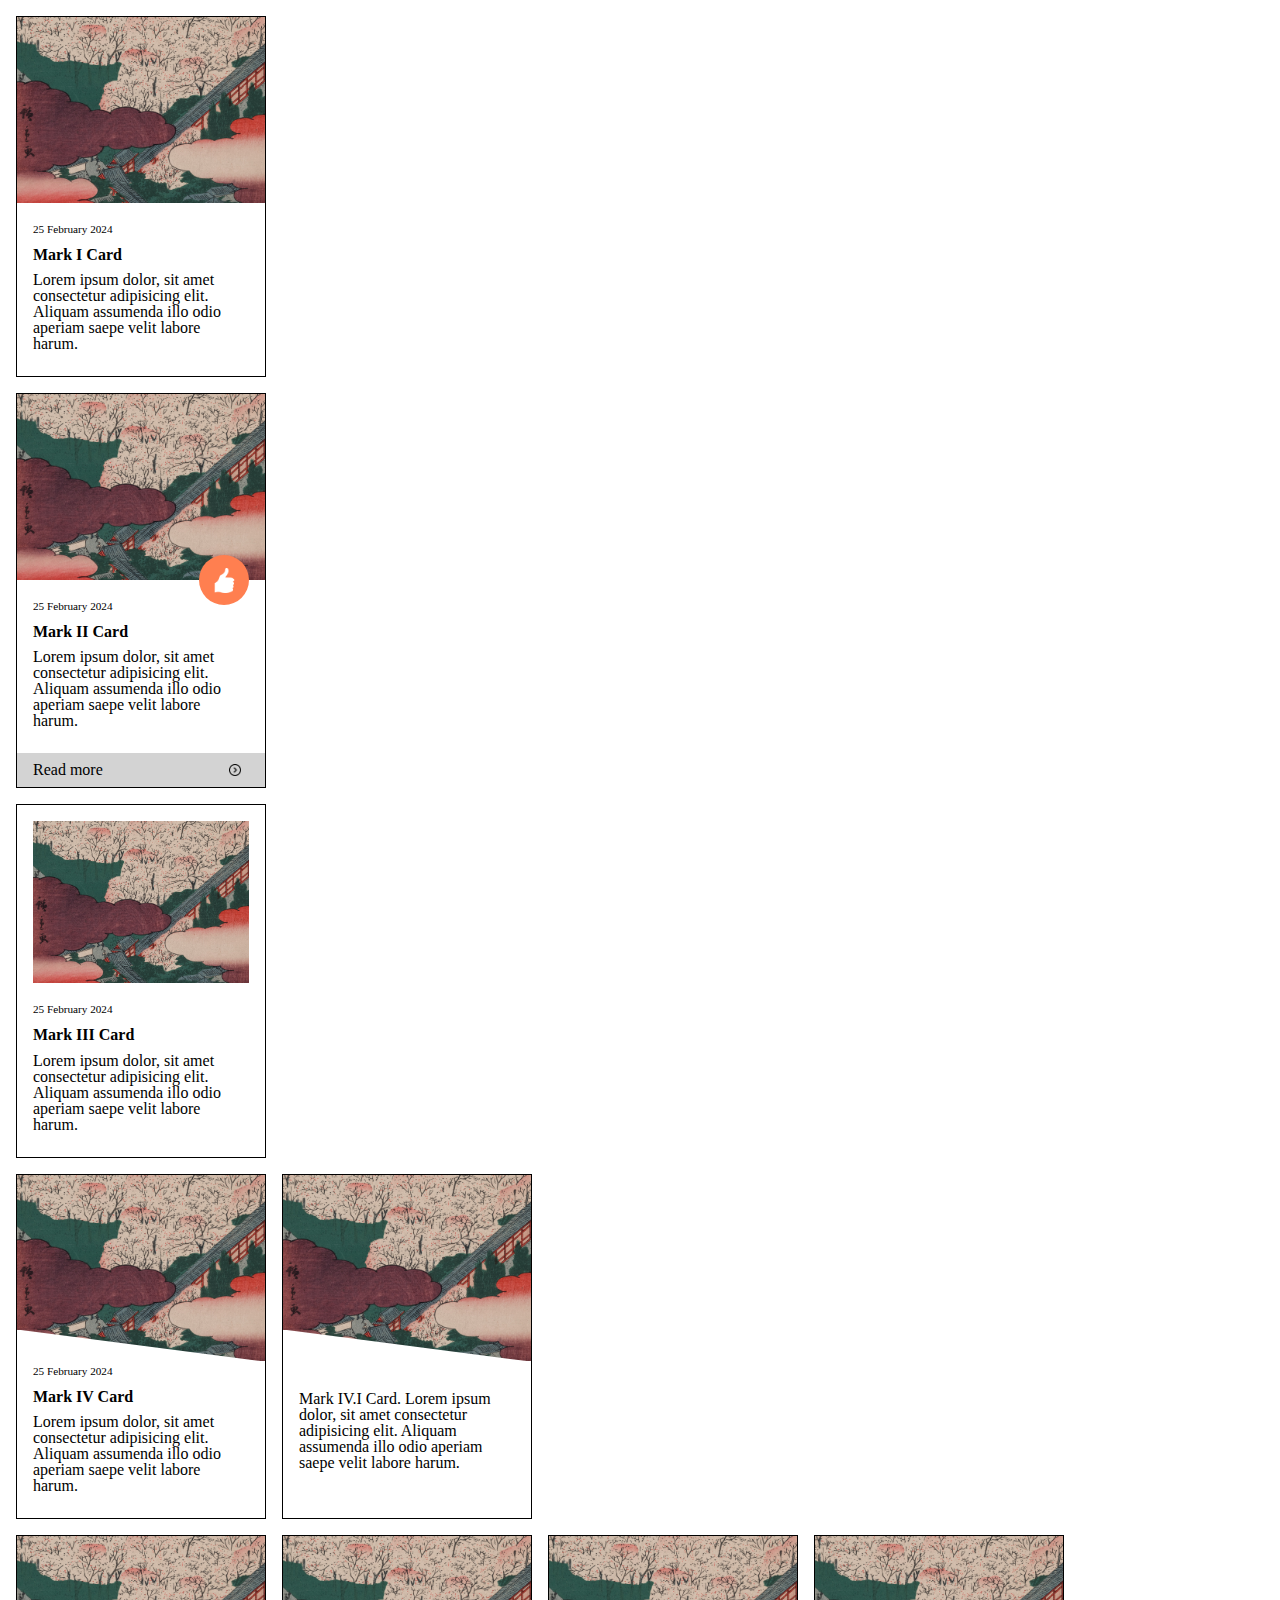
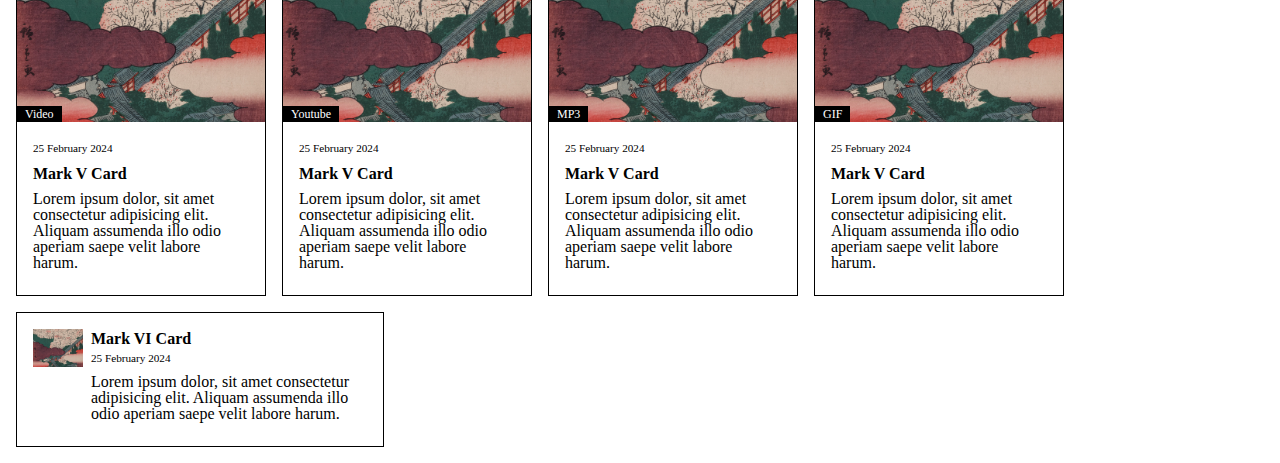
<file: card/index.html>
<!DOCTYPE html>
<html lang="en">

<head>
  <meta charset="UTF-8">
  <meta name="viewport" content="width=device-width, initial-scale=1.0">
  <title>Cards</title>
  <link rel="stylesheet" href="./styles.css">
</head>

<body>
  <section class="pre-l-margin">
    <article class="pre-c-card">
      <div class="pre-c-card__image-container">
        <img class="pre-c-card__image" src="./assets/placeholder.jpg" alt="placeholder image" />
      </div>
      <div class="pre-c-card__container">
        <header class="pre-c-card__header">
          <time class="pre-c-card__time" datetime="2017-10-31T11:21:00+02:00">25 February 2024</time>
          <h2 class="pre-c-card__h2">
            Mark I Card
          </h2>
        </header>
        <p class="pre-c-card__body">
          Lorem ipsum dolor, sit amet consectetur adipisicing elit. Aliquam assumenda illo odio aperiam saepe velit
          labore
          harum.
        </p>
      </div>
    </article>
  </section>
  <section class="pre-l-margin">
    <article class="pre-c-card">
      <div class="pre-c-card__image-container pre-c-card__image-cta">
        <img class="pre-c-card__image" src="./assets/placeholder.jpg" alt="placeholder image" />
      </div>
      <div class="pre-c-card__container">
        <header class="pre-c-card__header">
          <time class="pre-c-card__time" datetime="2017-10-31T11:21:00+02:00">25 February 2024</time>
          <h2 class="pre-c-card__h2">
            Mark II Card
          </h2>
        </header>
        <p class="pre-c-card__body">
          Lorem ipsum dolor, sit amet consectetur adipisicing elit. Aliquam assumenda illo odio aperiam saepe velit
          labore
          harum.
        </p>
      </div>
      <div class="pre-c-card__footer">
        <a class="pre-c-card__footer-cta" href="#">
          Read more
        </a>
      </div>
    </article>
  </section>
  <section class="pre-l-margin">
    <article class="pre-c-card">
      <div class="pre-c-card__image-container">
        <img class="pre-c-card__image pre-c-card__image-xs" src="./assets/placeholder.jpg" alt="placeholder image" />
      </div>
      <div class="pre-c-card__container">
        <header class="pre-c-card__header">
          <time class="pre-c-card__time" datetime="2017-10-31T11:21:00+02:00">25 February 2024</time>
          <h2 class="pre-c-card__h2">
            Mark III Card
          </h2>
        </header>
        <p class="pre-c-card__body">
          Lorem ipsum dolor, sit amet consectetur adipisicing elit. Aliquam assumenda illo odio aperiam saepe velit
          labore
          harum.
        </p>
      </div>
    </article>
  </section>
  <section class="pre-l-margin pre-l-flex pre-l-flex--row-wrap">
    <article class="pre-c-card pre-l-flex pre-l-flex--column">
      <div class="pre-c-card__image-container pre-c-card__image-slope">
        <img class="pre-c-card__image card__image--bottom-border" src="./assets/placeholder.jpg"
          alt="placeholder image" />
      </div>
      <div class="pre-c-card__container pre-l-flex pre-l-card__slope-container pre-l-flex--column">
        <header class="pre-c-card__header">
          <time class="pre-c-card__time" datetime="2017-10-31T11:21:00+02:00">25 February 2024</time>
          <h2 class="pre-c-card__h2">
            Mark IV Card
          </h2>
        </header>
        <p class="pre-c-card__body">
          Lorem ipsum dolor, sit amet consectetur adipisicing elit. Aliquam assumenda illo odio aperiam saepe velit
          labore
          harum.
        </p>
      </div>
    </article>
    <article class="pre-c-card pre-l-flex pre-l-flex--column">
      <div class="pre-c-card__image-container pre-c-card__image-slope ">
        <img class="pre-c-card__image card__image--bottom-border" src="./assets/placeholder.jpg"
          alt="placeholder image" />
      </div>
      <div class="pre-c-card__container pre-l-flex pre-l-card__slope-container pre-l-flex--align-center">
        <p class="pre-c-card__body">
          Mark IV.I Card. Lorem ipsum dolor, sit amet consectetur adipisicing elit. Aliquam assumenda illo odio aperiam
          saepe velit
          labore
          harum.
        </p>
      </div>
    </article>
  </section>
  <section class="pre-l-margin pre-l-flex pre-l-flex--row-wrap">
    <article class="pre-c-card">
      <div class="pre-c-card__image-container">
        <div class="pre-c-card__image-container">
          <img class="pre-c-card__image" src="./assets/placeholder.jpg" alt="placeholder image" />
        </div>
        <div class="pre-c-card__media">
          Video
        </div>
      </div>
      <div class="pre-c-card__container">
        <header class="pre-c-card__header">
          <time class="pre-c-card__time" datetime="2017-10-31T11:21:00+02:00">25 February 2024</time>
          <h2 class="pre-c-card__h2">
            Mark V Card
          </h2>
        </header>
        <p class="pre-c-card__body">
          Lorem ipsum dolor, sit amet consectetur adipisicing elit. Aliquam assumenda illo odio aperiam saepe velit
          labore
          harum.
        </p>
      </div>
    </article>
    <article class="pre-c-card">
      <div class="pre-c-card__image-container">
        <div class="pre-c-card__image-container">
          <img class="pre-c-card__image" src="./assets/placeholder.jpg" alt="placeholder image" />
        </div>
        <div class="pre-c-card__media">
          Youtube
        </div>
      </div>
      <div class="pre-c-card__container">
        <header class="pre-c-card__header">
          <time class="pre-c-card__time" datetime="2017-10-31T11:21:00+02:00">25 February 2024</time>
          <h2 class="pre-c-card__h2">
            Mark V Card
          </h2>
        </header>
        <p class="pre-c-card__body">
          Lorem ipsum dolor, sit amet consectetur adipisicing elit. Aliquam assumenda illo odio aperiam saepe velit
          labore
          harum.
        </p>
      </div>
    </article>
    <article class="pre-c-card">
      <div class="pre-c-card__image-container">
        <div class="pre-c-card__image-container">
          <img class="pre-c-card__image" src="./assets/placeholder.jpg" alt="placeholder image" />
        </div>
        <div class="pre-c-card__media">
          MP3
        </div>
      </div>
      <div class="pre-c-card__container">
        <header class="pre-c-card__header">
          <time class="pre-c-card__time" datetime="2017-10-31T11:21:00+02:00">25 February 2024</time>
          <h2 class="pre-c-card__h2">
            Mark V Card
          </h2>
        </header>
        <p class="pre-c-card__body">
          Lorem ipsum dolor, sit amet consectetur adipisicing elit. Aliquam assumenda illo odio aperiam saepe velit
          labore
          harum.
        </p>
      </div>
    </article>
    <article class="pre-c-card">
      <div class="pre-c-card__image-container">
        <div class="pre-c-card__image-container">
          <img class="pre-c-card__image" src="./assets/placeholder.jpg" alt="placeholder image" />
        </div>
        <div class="pre-c-card__media">
          GIF
        </div>
      </div>
      <div class="pre-c-card__container">
        <header class="pre-c-card__header">
          <time class="pre-c-card__time" datetime="2017-10-31T11:21:00+02:00">25 February 2024</time>
          <h2 class="pre-c-card__h2">
            Mark V Card
          </h2>
        </header>
        <p class="pre-c-card__body">
          Lorem ipsum dolor, sit amet consectetur adipisicing elit. Aliquam assumenda illo odio aperiam saepe velit
          labore
          harum.
        </p>
      </div>
    </article>
  </section>
  <section class="pre-l-margin">
    <article class="pre-c-card pre-l-grid pre-l-card--horizontal">
      <div class="pre-c-card__image-container">
        <img class="pre-c-card__image" src="./assets/placeholder.jpg" alt="placeholder image" />
      </div>
      <div class="pre-c-card__container pre-l-padding-none">
        <header class="pre-c-card__header">
          <h2 class="pre-c-card__h2 pre-l-margin-none">
            Mark VI Card
          </h2>
          <time class="pre-c-card__time" datetime="2017-10-31T11:21:00+02:00">25 February 2024</time>
        </header>
        <p class="pre-c-card__body">
          Lorem ipsum dolor, sit amet consectetur adipisicing elit. Aliquam assumenda illo odio aperiam saepe velit
          labore
          harum.
        </p>
      </div>
    </article>
  </section>
</body>

</html>
</file>
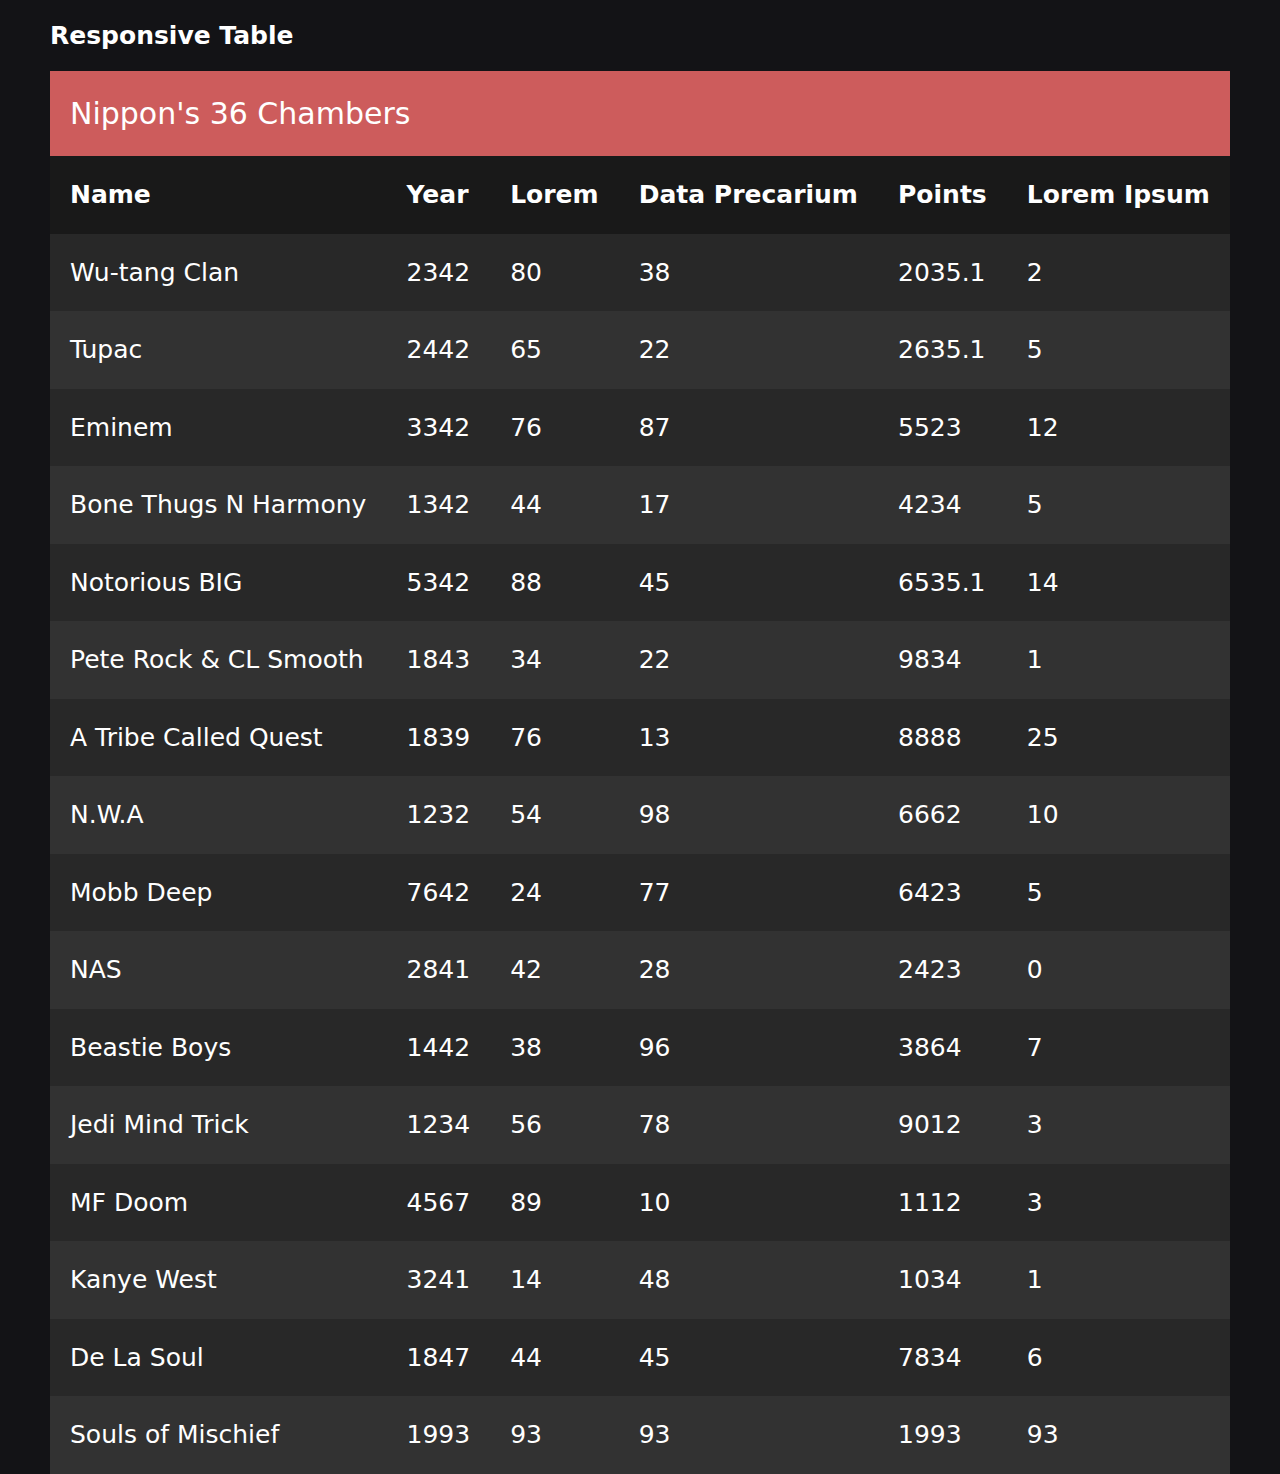
<file: table/table-vertical-responsive/index.html>
<!DOCTYPE html>
<html lang="en">

<head>
  <meta charset="UTF-8">
  <meta name="viewport" content="width=device-width, initial-scale=1.0">
  <title>Responsive Table</title>
  <link rel="stylesheet" href="./assets/styles.css">
</head>

<body>
  <div class="wrapper">
    <h1>Responsive Table</h1>
    <div class="table-container">
      <table tabindex="0"> <!-- tabindex make it "TAB-able" -->
        <caption>
          Nippon's 36 Chambers
        </caption>
        <tr>
          <th>Name</th>
          <th>Year</th>
          <th>Lorem</th>
          <th>Data Precarium</th>
          <th>Points</th>
          <th>Lorem Ipsum</th>
        </tr>
        <tr>
          <td data-cell="name">Wu-tang Clan</td>
          <td data-cell="year">2342</td>
          <td data-cell="lorem">80</td>
          <td data-cell="data precarium">38</td>
          <td data-cell="points">2035.1</td>
          <td data-cell="lorem ipsum">2</td>
        </tr>
        <tr>
          <td data-cell="name">Tupac</td>
          <td data-cell="year">2442</td>
          <td data-cell="lorem">65</td>
          <td data-cell="data precarium">22</td>
          <td data-cell="points">2635.1</td>
          <td data-cell="lorem ipsum">5</td>
        </tr>
        <tr>
          <td data-cell="name">Eminem</td>
          <td data-cell="year">3342</td>
          <td data-cell="lorem">76</td>
          <td data-cell="data precarium">87</td>
          <td data-cell="points">5523</td>
          <td data-cell="lorem ipsum">12</td>
        </tr>
        <tr>
          <td data-cell="name">Bone Thugs N Harmony</td>
          <td data-cell="year">1342</td>
          <td data-cell="lorem">44</td>
          <td data-cell="data precarium">17</td>
          <td data-cell="points">4234</td>
          <td data-cell="lorem ipsum">5</td>
        </tr>
        <tr>
          <td data-cell="name">Notorious BIG</td>
          <td data-cell="year">5342</td>
          <td data-cell="lorem">88</td>
          <td data-cell="data precarium">45</td>
          <td data-cell="points">6535.1</td>
          <td data-cell="lorem ipsum">14</td>
        </tr>
        <tr>
          <td data-cell="name">Pete Rock & CL Smooth</td>
          <td data-cell="year">1843</td>
          <td data-cell="lorem">34</td>
          <td data-cell="data precarium">22</td>
          <td data-cell="points">9834</td>
          <td data-cell="lorem ipsum">1</td>
        </tr>
        <tr>
          <td data-cell="name">A Tribe Called Quest</td>
          <td data-cell="year">1839</td>
          <td data-cell="lorem">76</td>
          <td data-cell="data precarium">13</td>
          <td data-cell="points">8888</td>
          <td data-cell="lorem ipsum">25</td>
        </tr>
        <tr>
          <td data-cell="name">N.W.A</td>
          <td data-cell="year">1232</td>
          <td data-cell="lorem">54</td>
          <td data-cell="data precarium">98</td>
          <td data-cell="points">6662</td>
          <td data-cell="lorem ipsum">10</td>
        </tr>
        <tr>
          <td data-cell="name">Mobb Deep</td>
          <td data-cell="year">7642</td>
          <td data-cell="lorem">24</td>
          <td data-cell="data precarium">77</td>
          <td data-cell="points">6423</td>
          <td data-cell="lorem ipsum">5</td>
        </tr>
        <tr>
          <td data-cell="name">NAS</td>
          <td data-cell="year">2841</td>
          <td data-cell="lorem">42</td>
          <td data-cell="data precarium">28</td>
          <td data-cell="points">2423</td>
          <td data-cell="lorem ipsum">0</td>
        </tr>
        <tr>
          <td data-cell="name">Beastie Boys</td>
          <td data-cell="year">1442</td>
          <td data-cell="lorem">38</td>
          <td data-cell="data precarium">96</td>
          <td data-cell="points">3864</td>
          <td data-cell="lorem ipsum">7</td>
        </tr>
        <tr>
          <td data-cell="name">Jedi Mind Trick</td>
          <td data-cell="year">1234</td>
          <td data-cell="lorem">56</td>
          <td data-cell="data precarium">78</td>
          <td data-cell="points">9012</td>
          <td data-cell="lorem ipsum">3</td>
        </tr>
        <tr>
          <td data-cell="name">MF Doom</td>
          <td data-cell="year">4567</td>
          <td data-cell="lorem">89</td>
          <td data-cell="data precarium">10</td>
          <td data-cell="points">1112</td>
          <td data-cell="lorem ipsum">3</td>
        </tr>
        <tr>
          <td data-cell="name">Kanye West</td>
          <td data-cell="year">3241</td>
          <td data-cell="lorem">14</td>
          <td data-cell="data precarium">48</td>
          <td data-cell="points">1034</td>
          <td data-cell="lorem ipsum">1</td>
        </tr>
        <tr>
          <td data-cell="name">De La Soul</td>
          <td data-cell="year">1847</td>
          <td data-cell="lorem">44</td>
          <td data-cell="data precarium">45</td>
          <td data-cell="points">7834</td>
          <td data-cell="lorem ipsum">6</td>
        </tr>
        <tr>
          <td data-cell="name">Souls of Mischief</td>
          <td data-cell="year">1993</td>
          <td data-cell="lorem">93</td>
          <td data-cell="data precarium">93</td>
          <td data-cell="points">1993</td>
          <td data-cell="lorem ipsum">93</td>
        </tr>
      </table>
    </div>
  </div>
  <script>
    function AddTableARIA() {
      try {
        var allTables = document.querySelectorAll("table");
        for (var i = 0; i < allTables.length; i++) {
          allTables[i].setAttribute("role", "table");
        }
        var allCaptions = document.querySelectorAll("caption");
        for (var i = 0; i < allCaptions.length; i++) {
          allCaptions[i].setAttribute("role", "caption");
        }
        var allRowGroups = document.querySelectorAll("thead, tbody, tfoot");
        for (var i = 0; i < allRowGroups.length; i++) {
          allRowGroups[i].setAttribute("role", "rowgroup");
        }
        var allRows = document.querySelectorAll("tr");
        for (var i = 0; i < allRows.length; i++) {
          allRows[i].setAttribute("role", "row");
        }
        var allCells = document.querySelectorAll("td");
        for (var i = 0; i < allCells.length; i++) {
          allCells[i].setAttribute("role", "cell");
        }
        var allHeaders = document.querySelectorAll("th");
        for (var i = 0; i < allHeaders.length; i++) {
          allHeaders[i].setAttribute("role", "columnheader");
        }
        // this accounts for scoped row headers
        var allRowHeaders = document.querySelectorAll("th[scope=row]");
        for (var i = 0; i < allRowHeaders.length; i++) {
          allRowHeaders[i].setAttribute("role", "rowheader");
        }
      } catch (e) {
        console.log("AddTableARIA(): " + e);
      }
    }

    AddTableARIA();

  </script>
</body>

</html>
</file>
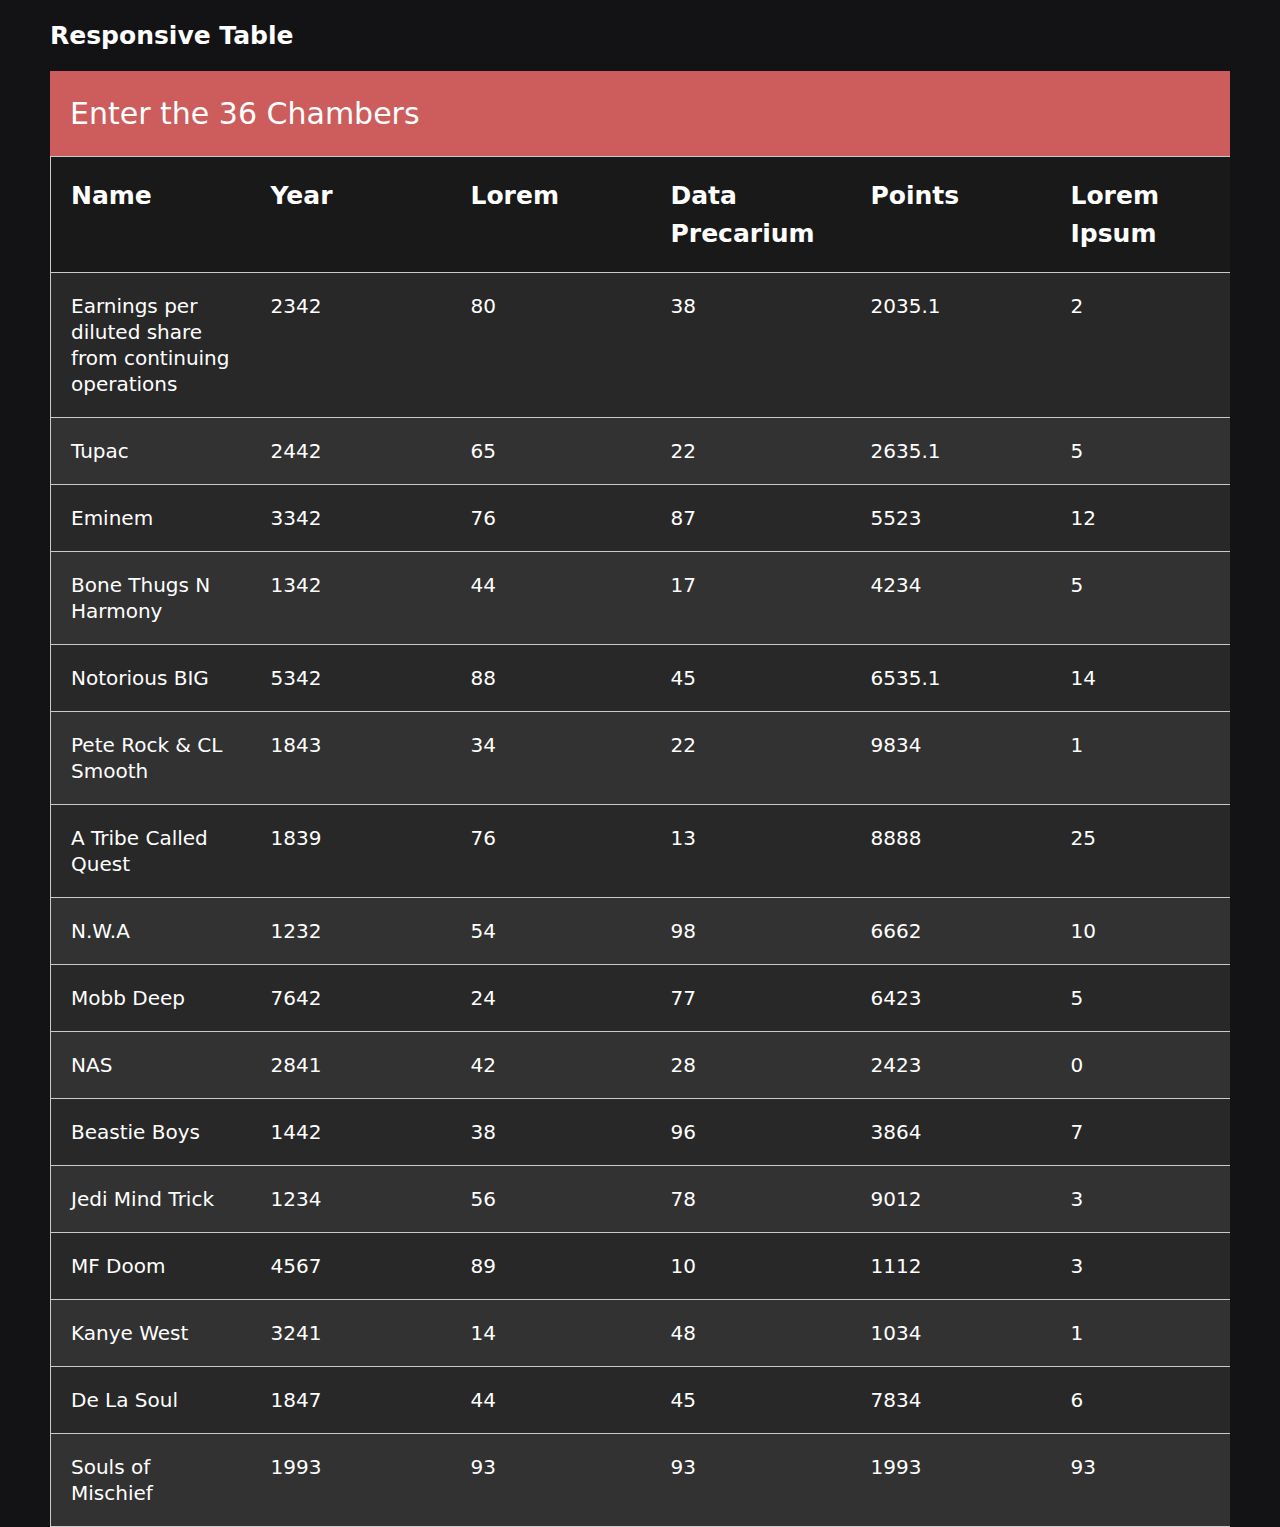
<file: table/table/index.html>
<!DOCTYPE html>
<html lang="en">

<head>
  <meta charset="UTF-8">
  <meta name="viewport" content="width=device-width, initial-scale=1.0">
  <title>Responsive Table</title>
  <link rel="stylesheet" href="./assets/styles.css">
</head>

<body>
  <div class="wrapper">
    <h1>Responsive Table</h1>
    <div class="table-container">
      <table tabindex="0"> <!-- tabindex make it "TAB-able" -->
        <caption>
          Enter the 36 Chambers
        </caption>
        <tr>
          <th>Name</th>
          <th>Year</th>
          <th>Lorem</th>
          <th>Data Precarium</th>
          <th>Points</th>
          <th>Lorem Ipsum</th>
        </tr>
        <tr>
          <td data-cell="name">Earnings per diluted share from continuing operations</td>
          <td data-cell="year">2342</td>
          <td data-cell="lorem">80</td>
          <td data-cell="data precarium">38</td>
          <td data-cell="points">2035.1</td>
          <td data-cell="lorem ipsum">2</td>
        </tr>
        <tr>
          <td data-cell="name">Tupac</td>
          <td data-cell="year">2442</td>
          <td data-cell="lorem">65</td>
          <td data-cell="data precarium">22</td>
          <td data-cell="points">2635.1</td>
          <td data-cell="lorem ipsum">5</td>
        </tr>
        <tr>
          <td data-cell="name">Eminem</td>
          <td data-cell="year">3342</td>
          <td data-cell="lorem">76</td>
          <td data-cell="data precarium">87</td>
          <td data-cell="points">5523</td>
          <td data-cell="lorem ipsum">12</td>
        </tr>
        <tr>
          <td data-cell="name">Bone Thugs N Harmony</td>
          <td data-cell="year">1342</td>
          <td data-cell="lorem">44</td>
          <td data-cell="data precarium">17</td>
          <td data-cell="points">4234</td>
          <td data-cell="lorem ipsum">5</td>
        </tr>
        <tr>
          <td data-cell="name">Notorious BIG</td>
          <td data-cell="year">5342</td>
          <td data-cell="lorem">88</td>
          <td data-cell="data precarium">45</td>
          <td data-cell="points">6535.1</td>
          <td data-cell="lorem ipsum">14</td>
        </tr>
        <tr>
          <td data-cell="name">Pete Rock & CL Smooth</td>
          <td data-cell="year">1843</td>
          <td data-cell="lorem">34</td>
          <td data-cell="data precarium">22</td>
          <td data-cell="points">9834</td>
          <td data-cell="lorem ipsum">1</td>
        </tr>
        <tr>
          <td data-cell="name">A Tribe Called Quest</td>
          <td data-cell="year">1839</td>
          <td data-cell="lorem">76</td>
          <td data-cell="data precarium">13</td>
          <td data-cell="points">8888</td>
          <td data-cell="lorem ipsum">25</td>
        </tr>
        <tr>
          <td data-cell="name">N.W.A</td>
          <td data-cell="year">1232</td>
          <td data-cell="lorem">54</td>
          <td data-cell="data precarium">98</td>
          <td data-cell="points">6662</td>
          <td data-cell="lorem ipsum">10</td>
        </tr>
        <tr>
          <td data-cell="name">Mobb Deep</td>
          <td data-cell="year">7642</td>
          <td data-cell="lorem">24</td>
          <td data-cell="data precarium">77</td>
          <td data-cell="points">6423</td>
          <td data-cell="lorem ipsum">5</td>
        </tr>
        <tr>
          <td data-cell="name">NAS</td>
          <td data-cell="year">2841</td>
          <td data-cell="lorem">42</td>
          <td data-cell="data precarium">28</td>
          <td data-cell="points">2423</td>
          <td data-cell="lorem ipsum">0</td>
        </tr>
        <tr>
          <td data-cell="name">Beastie Boys</td>
          <td data-cell="year">1442</td>
          <td data-cell="lorem">38</td>
          <td data-cell="data precarium">96</td>
          <td data-cell="points">3864</td>
          <td data-cell="lorem ipsum">7</td>
        </tr>
        <tr>
          <td data-cell="name">Jedi Mind Trick</td>
          <td data-cell="year">1234</td>
          <td data-cell="lorem">56</td>
          <td data-cell="data precarium">78</td>
          <td data-cell="points">9012</td>
          <td data-cell="lorem ipsum">3</td>
        </tr>
        <tr>
          <td data-cell="name">MF Doom</td>
          <td data-cell="year">4567</td>
          <td data-cell="lorem">89</td>
          <td data-cell="data precarium">10</td>
          <td data-cell="points">1112</td>
          <td data-cell="lorem ipsum">3</td>
        </tr>
        <tr>
          <td data-cell="name">Kanye West</td>
          <td data-cell="year">3241</td>
          <td data-cell="lorem">14</td>
          <td data-cell="data precarium">48</td>
          <td data-cell="points">1034</td>
          <td data-cell="lorem ipsum">1</td>
        </tr>
        <tr>
          <td data-cell="name">De La Soul</td>
          <td data-cell="year">1847</td>
          <td data-cell="lorem">44</td>
          <td data-cell="data precarium">45</td>
          <td data-cell="points">7834</td>
          <td data-cell="lorem ipsum">6</td>
        </tr>
        <tr>
          <td data-cell="name">Souls of Mischief</td>
          <td data-cell="year">1993</td>
          <td data-cell="lorem">93</td>
          <td data-cell="data precarium">93</td>
          <td data-cell="points">1993</td>
          <td data-cell="lorem ipsum">93</td>
        </tr>
      </table>
    </div>
  </div>
  <script src="../AdrianRoselliAriaToTableScript/script.js"></script>
</body>

</html>
</file>
<file: card/styles.css>
/* Main CSS */
:root {
  --black: black;
  --white: white;
  --coral: coral;
  --lightgray: lightgray;
}

*,
*::before,
*::after {
  box-sizing: border-box;
}

* {
  margin: 0;
  padding: 0;
}

body {
  margin: 0;
  padding: 0;
  height: 100%;
  min-height: 100vh;
  width: 100%;
}

/* General Purpose CSS */

.pre-l-padding-medium {
  padding: 1rem;
}

.pre-l-margin {
  margin: 1rem;
}

/* Flexbox */

.pre-l-flex {
  display: flex;
}

.pre-l-flex--align-center {
  align-items: center;
}

.pre-l-flex--column {
  flex-direction: column;
}

.pre-l-flex--row {
  flex-direction: row;
}

.pre-l-flex--row-wrap {
  flex-direction: row;
  flex-wrap: wrap;
  gap: 1rem;
}

.pre-l-flex--space-evenly {
  justify-content: space-evenly;
  align-items: center;
}

.pre-l-flex--space-between {
  justify-content: space-between;
  align-items: center;
}

/* Grid */

.pre-l-grid {
  display: grid;
}

/* Mark I */

.pre-c-card {
  width: 100%;
  max-width: 250px;
  min-width: 250px;
  border: 1px solid var(--black);
}

.pre-c-card__container {
  padding: 1rem;
}

.pre-c-card__image {
  display: block;
  width: 100%;
}

.pre-c-card__image--bottom-border {
  border-bottom: 1px solid var(--white);
}

.pre-c-card__h2 {
  font-size: 1rem;
  font-weight: 700;
  line-height: 1.2rem;
  margin: 0.5rem 0 0 0;
}

.pre-c-card__time {
  font-size: 0.7rem;
  line-height: 1rem;
}

.pre-c-card__body {
  font-size: 1rem;
  line-height: 1rem;
  margin: 0.5rem 0;
}

/* Mark II */
.pre-c-card__image-cta {
  position: relative;
}

.pre-c-card__image-cta::after {
  content: "";
  display: block;
  position: absolute;
  background: var(--coral) url("./assets/thumbsup.png") no-repeat 50% 50%;
  background-size: 50%;
  height: 50px;
  width: 50px;
  right: 1rem;
  border-radius: 50%;
  cursor: pointer;
  margin-top: -25px;
  transition: all 0.2s;
}

.pre-c-card__image-cta:hover::after {
  transform: scale(1.3);
}

.pre-c-card__footer {
  background: var(--lightgray);
  padding: 0.5rem 1rem;
}

.pre-c-card__footer:hover {
  background: var(--coral);
}

.pre-c-card__footer-cta {
  display: inline-block;
  width: 100%;
  text-decoration: none;
  color: var(--black);
  background-image: url('./assets/rightchevron.png');
  background-position: center right 0.5rem;
  background-repeat: no-repeat;
  background-size: 0.75rem 0.75rem;
  text-align: left;
}

.pre-c-card__footer-cta:hover {
  color: var(--white);
}

/* Mark III */
.pre-c-card__image-xs {
  padding: 1rem 1rem 0 1rem;
}

/* Mark IV */

.pre-c-card__image-container {
  position: relative;
}

.pre-c-card__image-slope::after {
  content: "";
  position: absolute;
  bottom: -1px;
  height: 2rem;
  width: 100%;
  background: var(--white);
  -webkit-clip-path: polygon(0% 0%, 0% 100%, 100% 100%);
  clip-path: polygon(0% 0%, 0% 100%, 100% 100%);
}

.pre-l-card__slope-container {
  flex: 1 1 auto;
  padding: 0 1rem 1rem 1rem;
}

/* Mark V */

.pre-c-card__media {
  display: flex;
  justify-content: center;
  align-items: center;
  position: absolute;
  background: var(--black);
  color: var(--white);
  font-size: 0.75rem;
  line-height: 1;
  height: 1rem;
  padding: 0 0.5rem;
  bottom: 0;
}

/* Mark VI */

.pre-l-card--horizontal {
  max-width: 23rem;
  padding: 1rem;
  grid-template-columns: 50px 1fr;
  gap: 0.5rem;
}

/* Overrides */

.pre-l-padding-none {
  padding: 0;
}

.pre-l-margin-none {
  margin: 0;
}
</file>
<file: table/table-vertical-responsive/assets/styles.css>
* {
  box-sizing: border-box;
  font-size: clamp(1rem, 2vw, 1.25rem);
  font-family: system-ui, -apple-system, BlinkMacSystemFont, 'Segoe UI', Roboto, Oxygen, Ubuntu, Cantarell, 'Open Sans', 'Helvetica Neue', sans-serif;
  line-height: 1.5;
}

body {
  background: #131316;
  color: #fff;
  margin: 0 auto;
  padding: 1rem;
}


/* Use max-width because table are designed desktop first */
@media all and (max-width: 1440px) {
  body {
    padding: 0 2.5rem;
  }
}

.wrapper {
  width: min(900px, 100% -3rem);
  margin-inline: auto;
}

table {
  background: #323232;
  width: 100%;
  border-collapse: collapse;
}

caption, th, td {
  padding: 1rem;
}

caption, th {
  text-align: left;
}

caption {
  background: indianred;
  font-size: 1.5rem;
}

th {
  background:hsl( 0 0% 0% / 0.5);
  vertical-align: text-bottom;
}

td {
  vertical-align: text-top;
}

tr:nth-of-type(2n) {
  background:hsl( 0 0% 0% / 0.2);
}

@media all and (max-width: 650px) {
  th {
    display: none;
  }
  td {
    display: block;
    padding: 0.5rem 1rem;
  }
  
  td:first-child {
    padding-top: 1rem;
  }
  
  td:last-child {
    padding-bottom: 1rem;
  }

  td::before {
    content: attr(data-cell) ": ";
    font-weight: 700;
    text-transform: capitalize;
  }
}
</file>
<file: table/table/assets/styles.css>
* {
  box-sizing: border-box;
  font-size: clamp(1rem, 2vw, 1.25rem);
  font-family: system-ui, -apple-system, BlinkMacSystemFont, 'Segoe UI', Roboto, Oxygen, Ubuntu, Cantarell, 'Open Sans', 'Helvetica Neue', sans-serif;
  line-height: 1.5;
}

body {
  background: #131316;
  color: #fff;
  margin: 0 auto;
  padding: 1rem;
}


/* Use max-width because table are designed desktop first */
@media all and (max-width: 1440px) {
  body {
    padding: 0 2.5rem;
  }
}

caption, th, td {
  padding: 1rem;
}

caption, th {
  text-align: left;
}

caption {
  background: indianred;
  font-size: 1.5rem;
}

th {
  background:hsl( 0 0% 0% / 0.5);
  vertical-align: text-bottom;
}

td {
  vertical-align: text-top;
}

tr:nth-of-type(2n) {
  background:hsl( 0 0% 0% / 0.2);
}




.wrapper {
  margin-inline: auto;
}

.table-container {
  overflow-x: scroll;
  scrollbar-width: none;
}

table {
  background: #323232;
  width: 100%;
  border-collapse: collapse;
  border: 1px solid #c8cbce;
}

tr {
  border-bottom: 1px solid #c8cbce;
}

td {
  padding: 1rem;
  margin-bottom: 0.5rem;
  font-size: 1rem;
  font-weight: 400;
  line-height: 1.3rem;
  word-wrap: break-word;
  min-width: 200px; /* can be remove or adjusted to make td cells more flexible */
}
</file>
